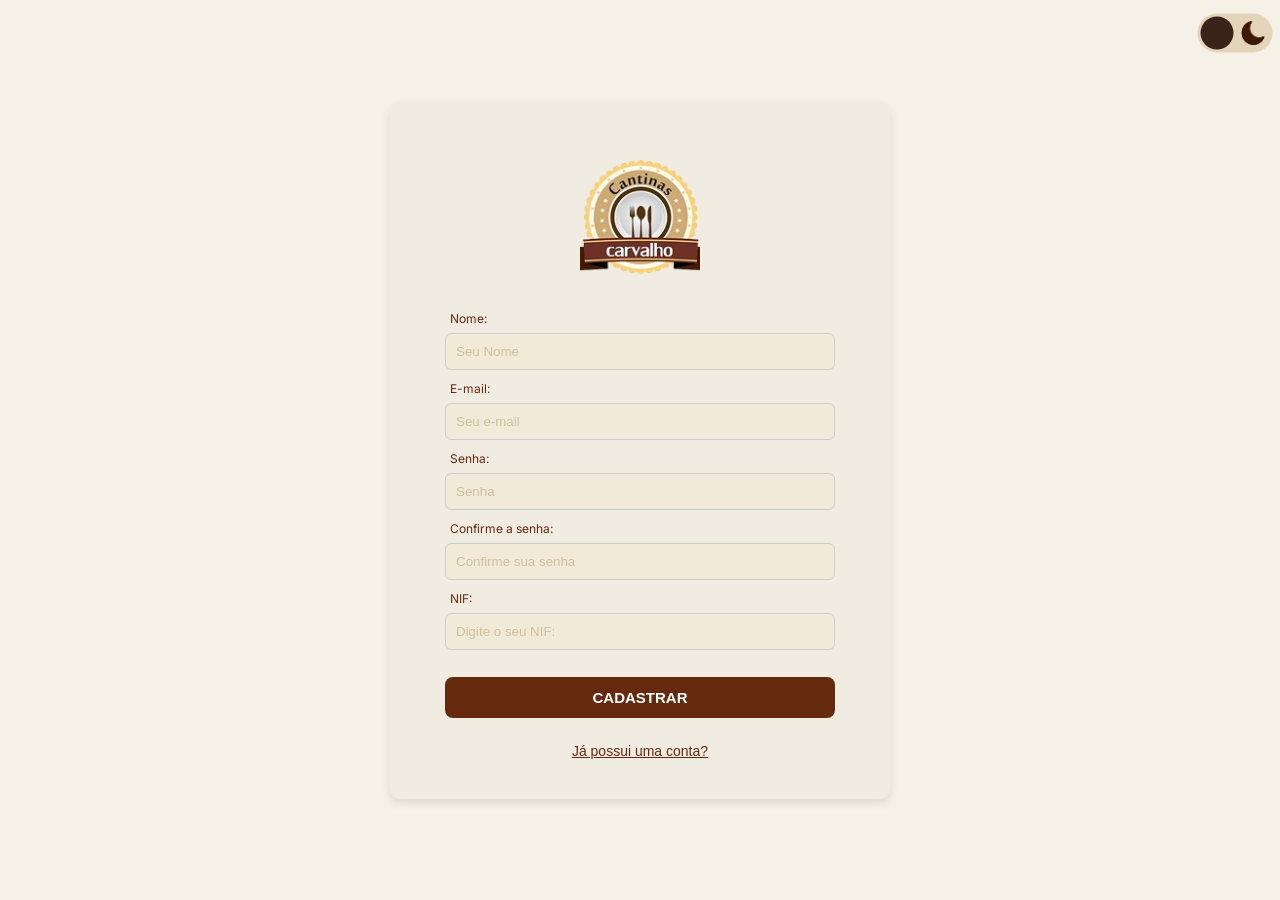
<file: index.html>
<!DOCTYPE html>
<html lang="en">

<head>
    <meta charset="UTF-8">
    <meta name="viewport" content="width=device-width, initial-scale=1.0">
    <title>Cadastro Funcionário</title>
    <link rel="stylesheet" href="styles.css">
    <link rel="shortcut icon" href="caminho/do/seu-icone.png" type="image/x-icon">
    <link rel="preconnect" href="https://fonts.googleapis.com">
    <link rel="preconnect" href="https://fonts.gstatic.com" crossorigin>
    <link href="https://fonts.googleapis.com/css2?family=Inter:wght@400;700&display=swap" rel="stylesheet">
</head>

<body>

    <div class="btn">
        <input type="checkbox" class="checkbox" id="botao-tema" />
        <label class="label" for="botao-tema">
            <img src="/img/sol.png" alt="Sol" class="img-sol">
            <img src="/img/lua.png" alt="Lua" class="img-lua">
            <div class="indicador"></div>
        </label>
    </div>

    <div id="login">
        <form class="form">
            <div class="logo">
                <img src="/img/Logo.png" alt="Logo">
            </div>
            <div class="form-container">
                <label for="nome">Nome:</label>
                <div class="nome">
                    <input type="text" id="nome" placeholder="Seu Nome" required>
                    <i class=""></i>
                </div>

                <label for="email">E-mail:</label>
                <div class="email-icone">
                    <input type="email" id="email" placeholder="Seu e-mail" required>
                </div>

                <label for="senha">Senha:</label>
                <div class="nome">
                    <input type="password" id="senha" placeholder="Senha" required>
                </div>

                <label for="nome">Confirme a senha:</label>
                <div class="Confirme_senha ">
                    <input type="password" id="Confirme_senha" placeholder="Confirme sua senha" required>
                </div>

                <label for="nome">NIF:</label>
                <div class="Confirme_senha ">
                    <input type="password" id="Confirme_senha" placeholder="Digite o seu NIF:" required>
                </div>

            </div>

            <div class="btn-container">
                <button id="button">CADASTRAR</button>
            </div>

            <a id="link" href="">Já possui uma conta?</a>

        </form>

    </div>


    <script src="script.js"></script>

</body>

</html>
</file>
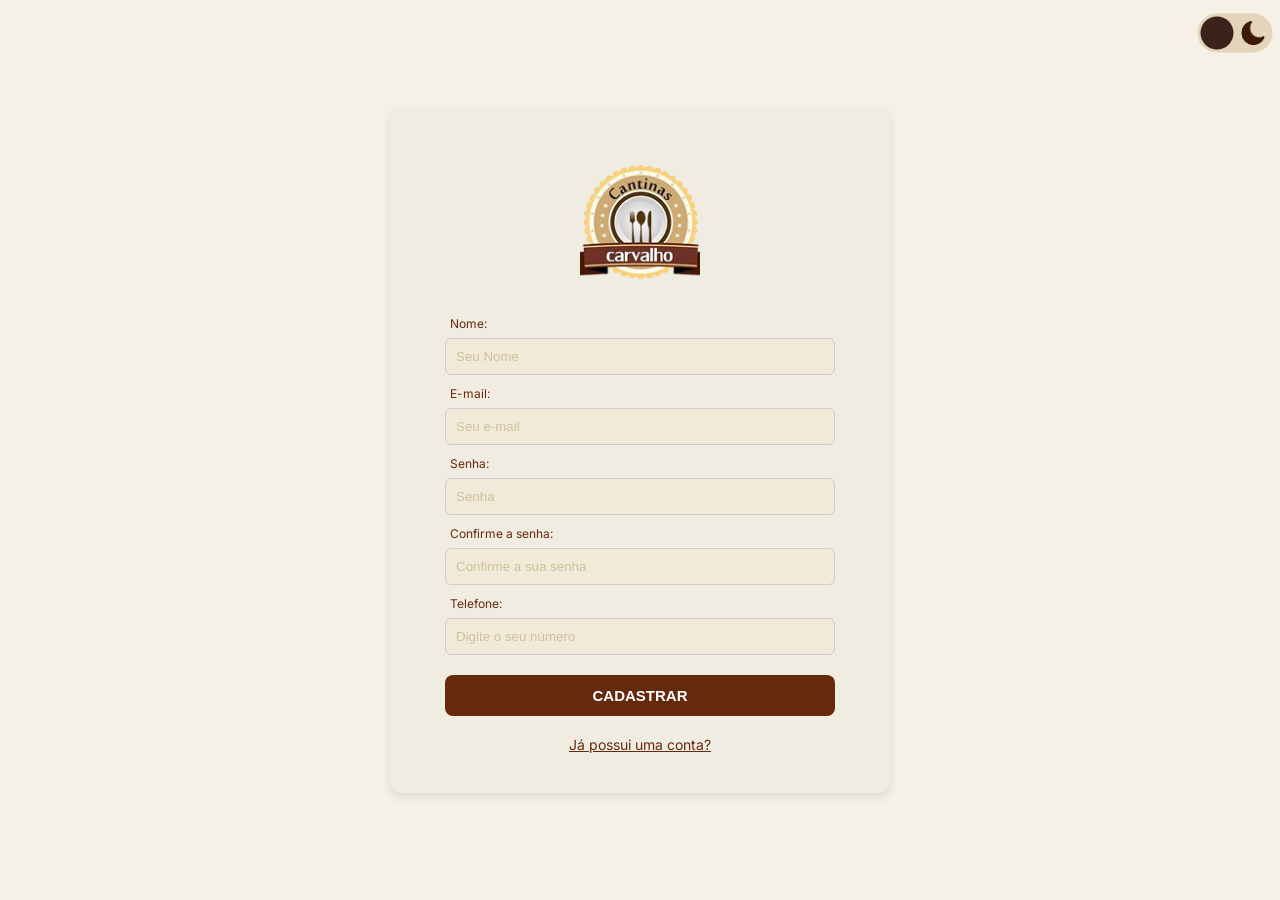
<file: cadastroAluno.html>
<!DOCTYPE html>
<html lang="en">

<head>
    <meta charset="UTF-8">
    <meta name="viewport" content="width=device-width, initial-scale=1.0">
    <title>Cadastro Aluno</title>
    <link rel="stylesheet" href="/cadastroAluno.css">
    <link rel="preconnect" href="https://fonts.googleapis.com">
    <link rel="preconnect" href="https://fonts.gstatic.com" crossorigin>
    <link href="https://fonts.googleapis.com/css2?family=Inter:wght@400;700&display=swap" rel="stylesheet">
</head>

<body>
    <div class="btn">
        <input type="checkbox" class="checkbox" id="botao-tema" />
        <label class="label" for="botao-tema">
            <img src="/img/sol.png" alt="Sol" class="img-sol">
            <img src="/img/lua.png" alt="Lua" class="img-lua">
            <div class="indicador"></div>
        </label>
    </div>

    <div id="login">
        <form class="form">
            <div class="logo">
                <img src="/img/Logo.png" alt="Logo">
            </div>
            <div class="form-container">
                <label for="nome">Nome:</label>
                <div class="nome">
                    <input type="text" id="nome" placeholder="Seu Nome" required>
                </div>

                <label for="email">E-mail:</label>
                <div class="email-icone">
                    <input type="email" id="email" placeholder="Seu e-mail" required>
                </div>

                <label for="senha">Senha:</label>
                <div class="nome">
                    <input type="password" id="senha" placeholder="Senha" required>
                </div>

                <label for="nome">Confirme a senha:</label>
                <div class="Confirme_senha ">
                    <input type="password" id="Confirme_senha" placeholder="Confirme a sua senha" required>
                </div>

                <label for="nome">Telefone:</label>
                <div class="Confirme_senha ">
                    <input type="tel" id="telefone" placeholder="Digite o seu número" required>
                </div>

            </div>

            <div class="btn-container">
                <button id="button">CADASTRAR</button>
            </div>

            <a id="link" href="">Já possui uma conta?</a>

        </form>

    </div>

    <script src="cadastroAluno.js"></script>

</body>

</html>
</file>
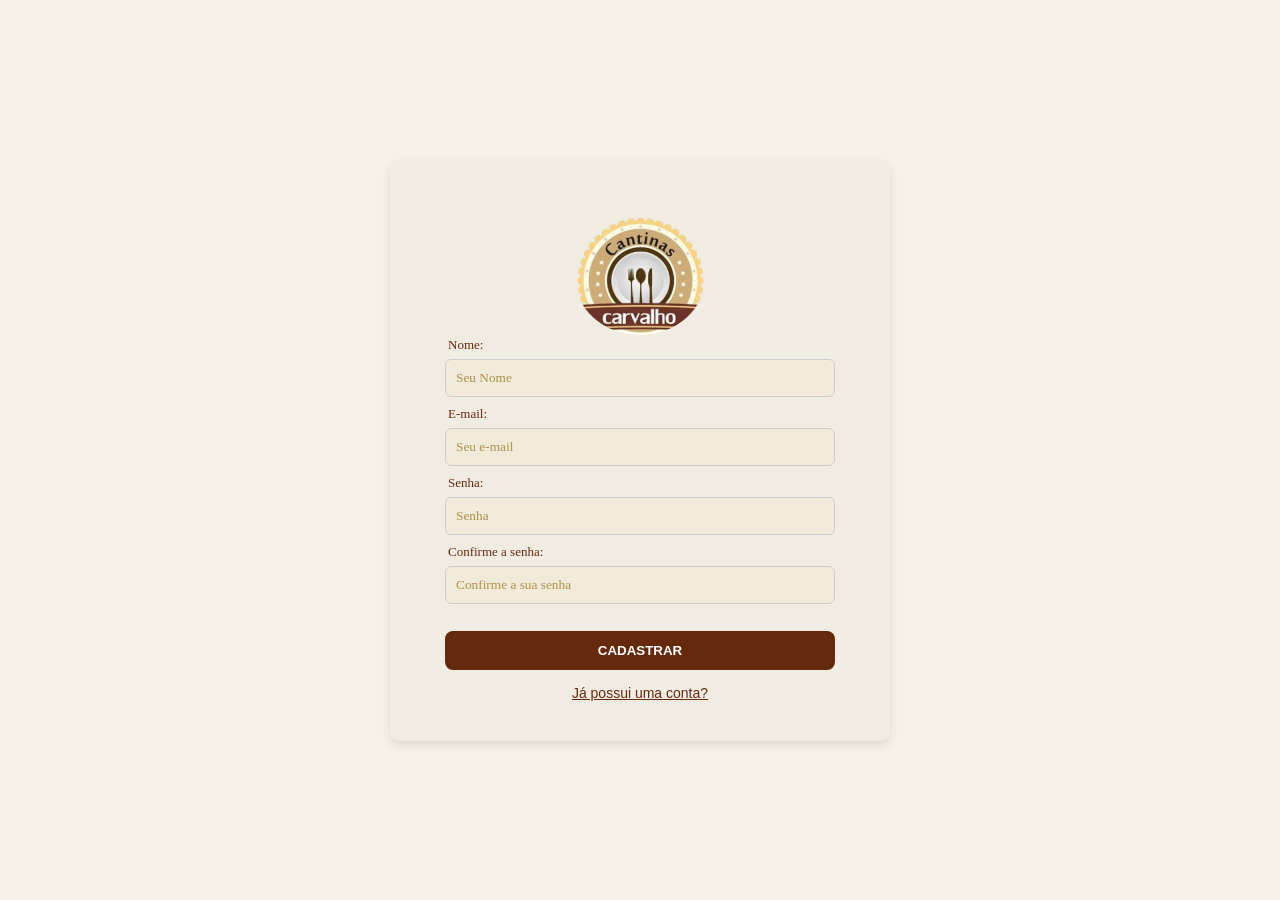
<file: cadastroTercerizado.html>
<!DOCTYPE html>
<html lang="en">

<head>
    <meta charset="UTF-8">
    <meta name="viewport" content="width=device-width, initial-scale=1.0">
    <title>Cadastro Tercerizado</title>
    <link rel="stylesheet" href="/cadastroTercerizado.css">
    <link rel="shortcut icon" href="caminho/do/seu-icone.png" type="image/x-icon">
</head>

<body>
    <div id="login">
        <form class="form">
            <div class="logo">
                <img src="/img/Captura_de_tela_2026-03-31_082739-removebg-preview.png" alt="Logo">
            </div>
            <div class="form-container">
                <label for="nome">Nome:</label>
                <div class="nome">
                    <input type="text" id="nome" placeholder="Seu Nome" required>
                </div>

                <label for="email">E-mail:</label>
                <div class="email-icone">
                    <input type="email" id="email" placeholder="Seu e-mail" required>
                </div>

                <label for="senha">Senha:</label>
                <div class="nome">
                    <input type="password" id="senha" placeholder="Senha" required>
                </div>

                <label for="nome">Confirme a senha:</label>
                <div class="Confirme_senha ">
                    <input type="password" id="Confirme_senha" placeholder="Confirme a sua senha" required>
                </div>

            </div>

            <div class="btn-container">
                <button id="button">CADASTRAR</button>
            </div>

            <a id="link" href="">Já possui uma conta?</a>

        </form>

    </div>

</body>

</html>
</file>
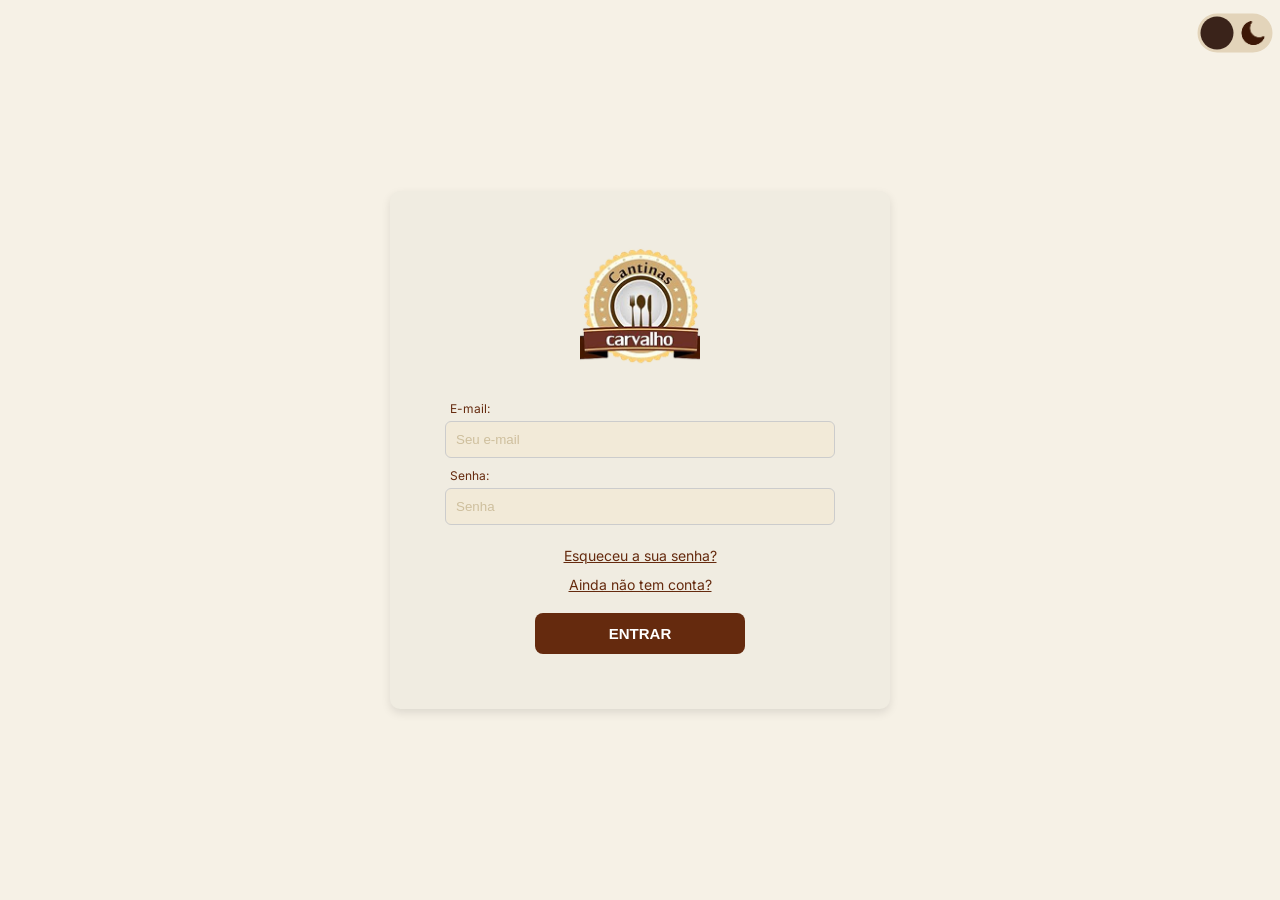
<file: login.html>
<!DOCTYPE html>
<html lang="pt-br">

<head>
    <meta charset="UTF-8">
    <meta name="viewport" content="width=device-width, initial-scale=1.0">
    <title>Login</title>
    <link rel="stylesheet" href="/login.css">
    <link rel="preconnect" href="https://fonts.googleapis.com">
    <link rel="preconnect" href="https://fonts.gstatic.com" crossorigin>
    <link href="https://fonts.googleapis.com/css2?family=Inter:wght@400;700&display=swap" rel="stylesheet">

</head>

<body>

    <div class="btn">
        <input type="checkbox" class="checkbox" id="botao-tema" />
        <label class="label" for="botao-tema">
            <img src="/img/sol.png" alt="Sol" class="img-sol">
            <img src="/img/lua.png" alt="Lua" class="img-lua">
            <div class="indicador"></div>
        </label>
    </div>

    <div id="login">
        <form class="form">
            <div class="logo">
                <img src="/img/Logo.png" alt="Logo">
            </div>
            <div class="form-container">

                <label for="email">E-mail:</label>
                <div class="email-icone">
                    <input type="email" id="email" placeholder="Seu e-mail" required>
                </div>

                <label for="senha">Senha:</label>
                <div class="nome">
                    <input type="password" id="senha" placeholder="Senha" required>
                </div>

            </div>

            <a id="link" href="">Esqueceu a sua senha?</a>
            <a id="link" href="">Ainda não tem conta?</a>

            <div class="btn-container">
                <button id="button">ENTRAR</button>
            </div>

        </form>

    </div>

    <script src="login.js"></script>

</body>

</html>
</file>
<file: styles.css>
@import url('https://fonts.googleapis.com/css2?family=Inter:wght@400;700&display=swap');

/*  VARIÁVEIS DO TEMA CLARO (Padrão) */

:root {
    --font-main: 'Inter';
    --bg-color: #F6F1E6;
    --card-bg: #F0ECE1;
    --input-bg: #F2EAD8;
    --button-bg: #652A0E;
    --button-text: #FFFFFF;
    --text-color: #652A0E;
    --placeholder-color: #CEBF9D;
    --border-color: #ccc;
}

/* VARIÁVEIS DO TEMA ESCURO (Sobrescreve as de cima) */

.tema-escuro {
    --font-main: 'Inter';
    --bg-color: #1A110E;
    --card-bg: #2D1D17;
    --input-bg: #402820;
    --button-bg: #F0ECE1;
    --button-text: #371707;
    --text-color: #F0ECE1;
    --placeholder-color: #F0ECE1;
    --border-color: #5a3a2f;
    --btn-toggle-bg: #3a231a;
}


body {
    background-color: var(--bg-color);
    font-family: var(--font-main);
    display: flex;
    justify-content: center;
    align-items: center;
    height: 100vh;
    margin: 0;
    padding: 0;
}

* {
    box-sizing: border-box;
}

/* Posicionamento do Botão (Modo Escuro e Modo Claro) */

.btn {
    position: absolute;
    top: 20px;
    right: 20px;
}

/* checkbox do Botão */

.checkbox {
    opacity: 0;
    /* checkbox real está escondido */
    position: absolute;
}

/* Corpo do Botão */

.label {
    background-color: #e3d4ba;
    border-radius: 50px;
    cursor: pointer;
    display: flex;
    justify-content: space-between;
    align-items: center;
    padding: 5px;
    position: relative;
    height: 26px;
    width: 50px;
    transform: scale(1.5);

}

.tema-escuro .label {
    background-color: var(--btn-toggle-bg);
}

.tema-escuro .label .indicador {
    background-color: #F0ECE1;
}


/* Indicador do Botão */

.label .indicador {
    background-color: #3a231a;
    border-radius: 50%;
    position: absolute;
    top: 2px;
    left: 2px;
    height: 22px;
    width: 22px;
    transition: transform 0.2s linear;
    /* transição do deslizamento do indicador */
}


/* Transição do Indicador (Bolinha Branca) */
/* O sinal de "+" seleciona o elemento que vem LOGO APÓS o input (.label). */

#botao-tema:checked+.label .indicador {
    transform: translateX(24px);
    /* o indicador desliza 24px para a direita */
}

/* Imagens do Botão  */

.img-lua,
.img-sol {
    width: 16px;
    height: 16px;
}

/* Logo do Projeto */

.logo {
    display: flex;
    justify-content: center;
    margin-bottom: 30px;
}

img {
    height: 120px;
}

#login {
    background: var(--card-bg);
    padding: 40px;
    border-radius: 10px;
    box-shadow: 0 4px 10px rgba(0, 0, 0, 0.1);
    width: 500px;
    display: flex;
    justify-content: center;
}

.form {
    margin-bottom: 20px;
    width: 100%;
    margin: 15px 15px 0px 15px;
    color: var(--text-color);
}

#nome,
#email,
#senha,
#Confirme_senha {
    margin-bottom: 7px;

}

label {
    font-size: 12px;
    margin-left: 5px;
    margin-bottom: 3px;
}

input {
    width: 100%;
    padding: 10px;
    margin-top: 6px;
    border: 1px solid var(--border-color);
    border-radius: 6px;
    background: var(--input-bg);
    color: var(--text-color);

}

.tema-escuro input {
    border: none;
}

input::placeholder {
    color: var(--placeholder-color);
}

.btn-container {
    width: 100%;
    display: flex;
    justify-content: center;
    margin-top: 20px;
    margin-bottom: 25px;
}

#button {
    width: 100%;
    padding: 12px;
    border-radius: 8px;
    background-color: var(--button-bg);
    color: var(--button-text);
    border: none;
    font-size: 15px;
    font-weight: bold;

}

/* HOVER: Quando o mouse passa em cima */
.btn-container :hover {
    transform: scale(1.02);
    box-shadow: 0 4px 15px rgba(0, 0, 0, 0.2);

}

/* ACTIVE: Quando o usuário clica */
#button:active {
    transform: scale(0.98);
}

#link {
    display: flex;
    justify-content: center;
    margin-top: 5px;
    color: var(--text-color);
    font-family: Arial;
    font-size: 14px;
}

#link:hover {
    transform: scale(1.02);
}
</file>
<file: cadastroAluno.css>
@import url('https://fonts.googleapis.com/css2?family=Inter:wght@400;700&display=swap');


/*  VARIÁVEIS DO TEMA CLARO (Padrão) */
:root {
    --font-main: 'Inter';
    --bg-color: #F6F1E6;
    --card-bg: #F0ECE1;
    --input-bg: #F2EAD8;
    --button-bg: #652A0E;
    --button-text: #FFFFFF;
    --text-color: #652A0E;
    --placeholder-color: #CEBF9D;
    --border-color: #ccc;
}

/* VARIÁVEIS DO TEMA ESCURO (Sobrescreve as de cima) */
.tema-escuro {
    --font-main: 'Inter';
    --bg-color: #1A110E;
    --card-bg: #2D1D17;
    --input-bg: #402820;
    --button-bg: #F0ECE1;
    --button-text: #371707;
    --text-color: #F0ECE1;
    --placeholder-color: #F0ECE1;
    --border-color: #5a3a2f;
    --btn-toggle-bg: #3a231a;
}

body {
    background-color: var(--bg-color);
    font-family: var(--font-main);
    display: flex;
    justify-content: center; 
    align-items: center;     
    height: 100vh;           
    margin: 0;
    padding: 0;
}

* {
    box-sizing: border-box;
}

/* Posicionamento do Botão */

.btn{
    position: absolute;
    top: 20px;
    right: 20px;
}

/* checkbox do Botão */ 

.checkbox {
    opacity: 0; /* checkbox real está escondido */
    position: absolute;
}

/* Corpo do Botão */

.label {
    background-color: #e3d4ba;
    border-radius: 50px;
    cursor: pointer;
    display: flex;
    justify-content: space-between;
    align-items: center;
    padding: 5px;
    position: relative;
    height: 26px;
    width: 50px;
    transform: scale(1.5);

}

.tema-escuro .label {
    background-color: var(--btn-toggle-bg);
}

.tema-escuro .label .indicador{
    background-color: #F0ECE1;
}


/* Indicador do Botão */

.label .indicador {
    background-color: #3a231a;
    border-radius: 50%;
    position: absolute;
    top: 2px;
    left: 2px;
    height: 22px;
    width: 22px;  
    transition: transform 0.2s linear; /* transição do deslizamento do indicador */
}


/* Transição do Indicador (Bolinha Branca) */
/* O sinal de "+" seleciona o elemento que vem LOGO APÓS o input (.label). */

#botao-tema:checked + .label .indicador {
    transform: translateX(24px); /* o indicador desliza 24px para a direita */
}

/* Imagens do Botão  */

.img-lua, .img-sol{
    width: 16px;
    height: 16px;
}


/* Logo do Projeto */
.logo {
    display: flex;
    justify-content: center; 
    margin-bottom: 30px;
}
img {
    height: 120px;
}

#login {
    background: var(--card-bg);
    padding: 40px;
    border-radius: 10px;
    box-shadow: 0 4px 10px rgba(0, 0, 0, 0.1);
    width: 500px;
    display: flex;
    justify-content: center;
}

.form {
    margin-bottom: 20px; 
    width: 100%;  
    margin: 15px 15px 0px 15px;
    color: var(--text-color);
}

#nome, #email, #senha, #Confirme_senha {
    margin-bottom: 7px;
   
}

label {
    font-size: 12px;
    margin-left: 5px;
    margin-bottom: 3px;
}

input {
   width: 100%;
    padding: 10px;
    margin-top: 6px;
    border: 1px solid var(--border-color);
    border-radius: 6px;
    background: var(--input-bg);
    color: var(--text-color);
}

.tema-escuro input{
    border: none;
}

input::placeholder {
    color: var(--placeholder-color);
}

.btn-container {
    width: 100%;
    display: flex;
    justify-content: center;
    margin-top: 20px;   
    margin-bottom: 25px;
}

#button{
    width: 100%;
    padding: 12px;
    border-radius: 8px;
    background-color: var(--button-bg);
    color: var(--button-text);
    border: none;
    font-weight: bold;
    font-size: 15px;
    
}

/* HOVER: Quando o mouse passa em cima */
.btn-container :hover {
    transform:  scale(1.02);
    box-shadow: 0 4px 15px rgba(0, 0, 0, 0.2);
   
}

/* ACTIVE: Quando o usuário clica */
#button:active {
    transform: scale(0.98);
}

#link {
   display: flex;
   justify-content: center;
   margin-top: -5px;
   color: var(--text-color);
   font-family: Arial;
   font-size: 14px;
   font-family: 'Inter';
}

#link:hover {
   transform:  scale(1.02); 
}
</file>
<file: cadastroTercerizado.css>
body {
    background-color: #F6F1E6;
    font-family: Arial;
    display: flex;
    justify-content: center; 
    align-items: center;     
    height: 100vh;           
    margin: 0;
    padding: 0;
}

* {
    box-sizing: border-box;
}

.logo {
    display: flex;
    justify-content: center; 
    width: 100%;            

}
img {
    height: 120px;
    object-fit: cover;
    border-radius: 50%;
}

#login {
    background: #F0ECE1;
    padding: 40px;
    border-radius: 10px;
    box-shadow: 0 4px 10px rgba(0, 0, 0, 0.1);
    width: 500px;
    display: flex;
    justify-content: center;
}

.form {
    margin-bottom: 20px; 
    width: 100%;  
    margin: 15px 15px 0px 15px;
    color: #652A0E;
}

#nome, #email, #senha, #Confirme_senha {
    margin-bottom: 7px;
   
}

label {
    padding-left: 3px;
    font-size: 13px;
    font-family: 'Inter';
}

input {
    width: 100%;
    padding: 10px; 
    margin-top: 6px;
    font-family: 'Inter';
    border: 1px solid #ccc;
    border-radius: 6px;
    background: #F2EAD8;
    
}

input::placeholder {
    color: #ad904d;
}

.btn-container {
    width: 100%;
    display: flex;
    justify-content: center;
    margin-top: 20px;   
    margin-bottom: 25px;
}

#button{
    width: 100%;
    padding: 12px;
    border-radius: 8px;
    background-color: #652A0E;
    color: #FFF;
    border: none;
    font-weight: bold;
    
}

#link {
   display: flex;
   justify-content: center;
   margin-top: -10px;
   color: #652A0E;
   font-family: Arial;
   font-size: 14px;
}
</file>
<file: login.css>
@import url('https://fonts.googleapis.com/css2?family=Inter:wght@400;700&display=swap');

/*  VARIÁVEIS DO TEMA CLARO (Padrão) */

:root {
    --font-main: 'Inter';
    --bg-color: #F6F1E6;
    --card-bg: #F0ECE1;
    --input-bg: #F2EAD8;
    --button-bg: #652A0E;
    --button-text: #FFFFFF;
    --text-color: #652A0E;
    --placeholder-color: #CEBF9D;
    --border-color: #ccc;
}

/* VARIÁVEIS DO TEMA ESCURO (Sobrescreve as de cima) */

.tema-escuro {
    --font-main: 'Inter';
    --bg-color: #1A110E;
    --card-bg: #2D1D17;
    --input-bg: #402820;
    --button-bg: #F0ECE1;
    --button-text: #371707;
    --text-color: #F0ECE1;
    --placeholder-color: #F0ECE1;
    --border-color: #5a3a2f;
    --btn-toggle-bg: #3a231a;
}

/* Posicionamento do Botão */

.btn {
    position: absolute;
    top: 20px;
    right: 20px;
}

/* checkbox do Botão */

.checkbox {
    opacity: 0;
    /* checkbox real está escondido */
    position: absolute;
}

/* Corpo do Botão */

.label {
    background-color: #e3d4ba;
    border-radius: 50px;
    cursor: pointer;
    display: flex;
    justify-content: space-between;
    align-items: center;
    padding: 5px;
    position: relative;
    height: 26px;
    width: 50px;
    transform: scale(1.5);

}

.tema-escuro .label {
    background-color: var(--btn-toggle-bg);
}

.tema-escuro .label .indicador {
    background-color: #F0ECE1;
}

/* Indicador do Botão */

.label .indicador {
    background-color: #3a231a;
    border-radius: 50%;
    position: absolute;
    top: 2px;
    left: 2px;
    height: 22px;
    width: 22px;
    transition: transform 0.2s linear;
    /* transição do deslizamento do indicador */
}


/* Transição do Indicador (Bolinha Branca) */
/* O sinal de "+" seleciona o elemento que vem LOGO APÓS o input (.label). */

#botao-tema:checked+.label .indicador {
    transform: translateX(24px);
    /* o indicador desliza 24px para a direita */
}

/* Imagens do Botão  */

.img-lua,
.img-sol {
    width: 16px;
    height: 16px;
}


/* RESET */
* {
    box-sizing: border-box;
}

body {
    font-family: var(--font-main);
    display: flex;
    justify-content: center;
    align-items: center;
    height: 100vh;
    margin: 0;
    background-color: var(--bg-color);
}

/* CARD LOGIN */
#login {
    background: var(--card-bg);
    padding: 40px;
    border-radius: 10px;
    box-shadow: 0 4px 10px rgba(0, 0, 0, 0.1);
    width: 500px;
    display: flex;
    justify-content: center;
}

.form {
    width: 100%;
    margin: 15px;
    color: var(--text-color);
}

.logo {
    display: flex;
    justify-content: center;
    margin-bottom: 35px;
}

img {
    height: 120px;
}

label {
    font-size: 12px;
    margin-left: 5px;
    display: block;
    margin-bottom: 5px;
}

input {
    width: 100%;
    padding: 10px;
    margin-bottom: 10px;
    border: 1px solid var(--border-color);
    border-radius: 6px;
    background: var(--input-bg);
    color: var(--text-color);
}

.tema-escuro input{
    border: none;
}

input::placeholder {
    color: var(--placeholder-color);
}

.btn-container {
    display: flex;
    justify-content: center;
    margin-top: 20px;
}

#button {
    width: 210px;
    padding: 12px;
    border-radius: 8px;
    background-color: var(--button-bg);
    color: var(--button-text);
    border: none;
    font-weight: bold;
    font-size: 15px;
    cursor: pointer;
}

/* HOVER: Quando o mouse passa em cima */
.btn-container :hover {
    transform:  scale(1.02);    
    box-shadow: 0 4px 15px rgba(0, 0, 0, 0.2);
   
}

/* ACTIVE: Quando o usuário clica */
#button:active {
    transform: scale(0.98);
}

#link {
    display: flex;
    justify-content: center;
    margin-top: 12px;
    font-size: 14px;
    color: var(--text-color);
}

#link:hover {
   transform:  scale(1.02); 
}
</file>
